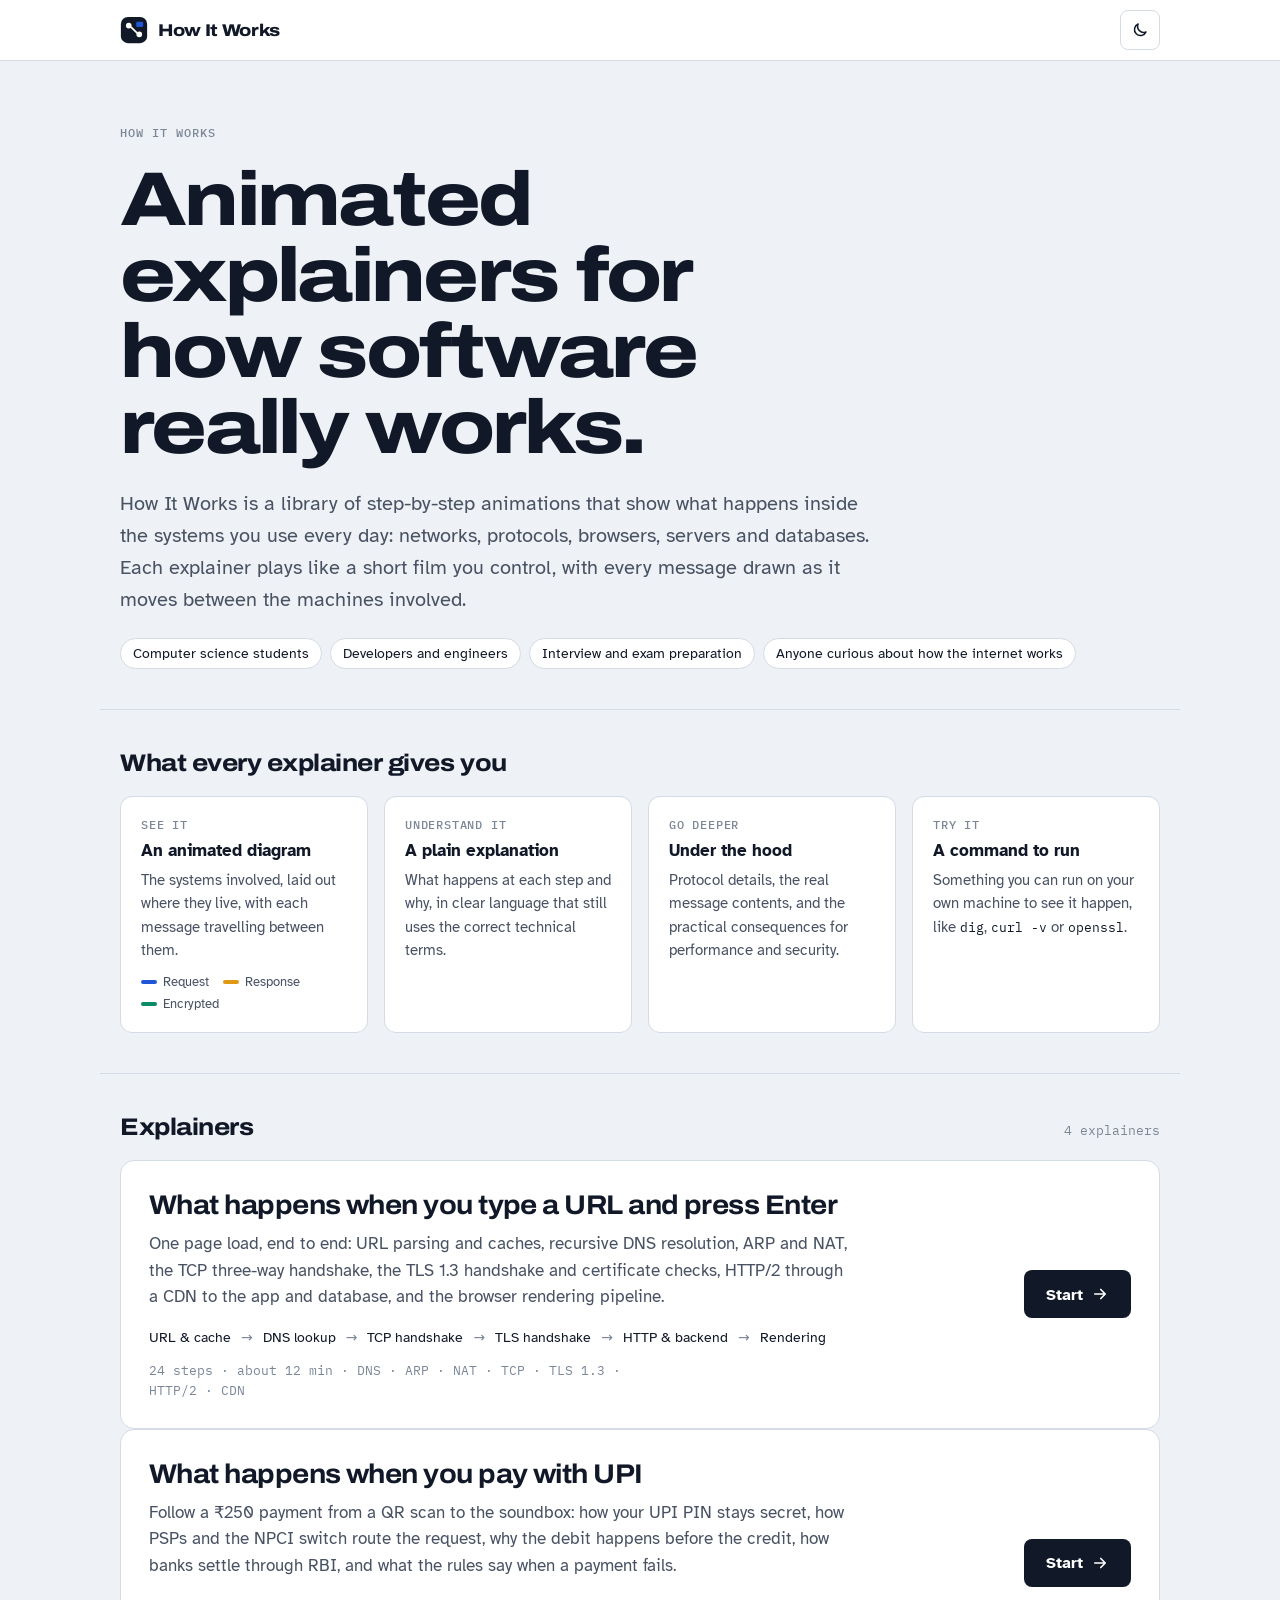
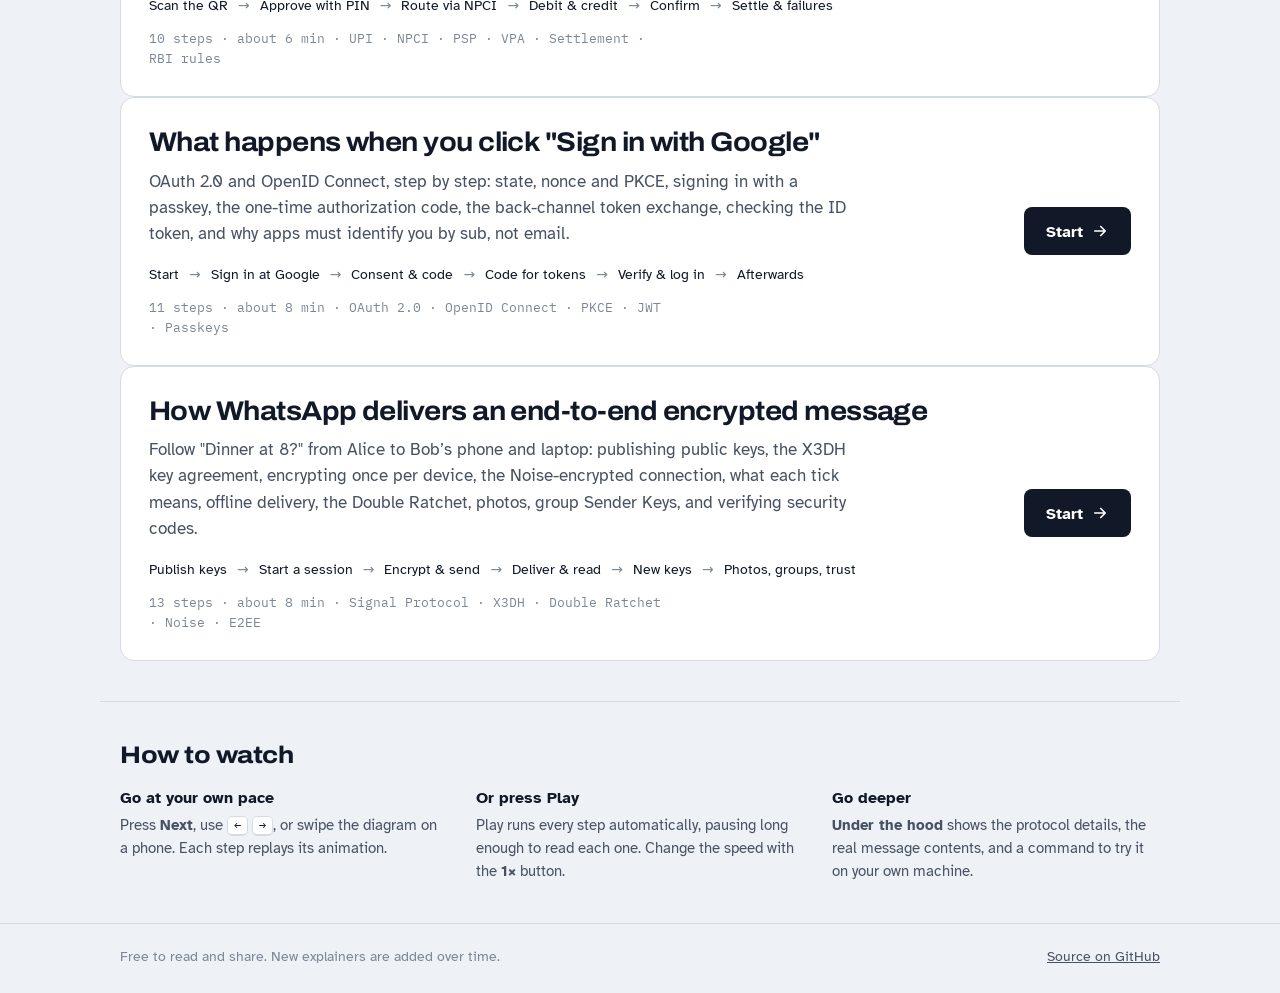
<file: index.html>
<!doctype html>
<html lang="en">
<head>
  <meta charset="utf-8">
  <meta name="viewport" content="width=device-width, initial-scale=1, viewport-fit=cover">
  <title>How It Works</title>
  <meta name="description" content="A library of animated, step-by-step explainers that show how networks, protocols, browsers and servers work. For students and engineers.">
  <link rel="icon" href="favicon.svg" type="image/svg+xml">
  <script src="assets/theme.js"></script>
  <link rel="preconnect" href="https://fonts.googleapis.com">
  <link rel="preconnect" href="https://fonts.gstatic.com" crossorigin>
  <link rel="stylesheet" href="https://fonts.googleapis.com/css2?family=Archivo:wdth,wght@100..125,400..800&family=Atkinson+Hyperlegible:wght@400;700&family=IBM+Plex+Mono:wght@400;500;600&display=swap">
  <link rel="stylesheet" href="assets/base.css">
  <style>
    body { min-height: 100vh; }
    .wrap {
      max-width: 1080px;
      margin: 0 auto;
      padding-left: max(20px, env(safe-area-inset-left, 0px));
      padding-right: max(20px, env(safe-area-inset-right, 0px));
    }

    /* header */
    .site-head { border-bottom: 1px solid var(--rule); background: var(--sheet); }
    .site-head .wrap { display: flex; align-items: center; justify-content: space-between; gap: 16px; min-height: 60px; padding-block: 8px; }
    .mark { display: inline-flex; align-items: center; gap: 10px; text-decoration: none; }
    .mark svg { width: 28px; height: 28px; flex: none; }
    .mark span {
      font-family: var(--font-display);
      font-stretch: 115%;
      font-weight: 800;
      font-size: 17px;
      letter-spacing: -0.02em;
    }

    /* intro */
    .intro { padding-block: 64px 40px; display: grid; gap: 22px; }
    .intro > * { min-width: 0; }
    .eyebrow {
      margin: 0;
      font-family: var(--font-mono);
      font-size: 12px;
      font-weight: 500;
      letter-spacing: .08em;
      text-transform: uppercase;
      color: var(--ink-3);
    }
    h1 {
      margin: 0;
      max-width: 15ch;
      font-family: var(--font-display);
      font-stretch: 118%;
      font-weight: 800;
      font-size: clamp(38px, 7vw, 76px);
      line-height: 1.0;
      letter-spacing: -0.035em;
      text-wrap: balance;
    }
    .intro p.lead {
      margin: 0;
      max-width: 58ch;
      font-size: clamp(17px, 2.1vw, 20px);
      line-height: 1.6;
      color: var(--ink-2);
    }

    /* what every explainer gives you */
    .inside { display: grid; grid-template-columns: repeat(4, minmax(0, 1fr)); gap: 16px; margin: 0; padding: 0; list-style: none; }
    .inside li {
      display: grid;
      align-content: start;
      gap: 8px;
      padding: 20px;
      border: 1px solid var(--rule);
      border-radius: 12px;
      background: var(--sheet);
    }
    .inside .tag {
      font-family: var(--font-mono);
      font-size: 11.5px;
      font-weight: 500;
      letter-spacing: .07em;
      text-transform: uppercase;
      color: var(--ink-3);
    }
    .inside h3 { margin: 0; font-size: 17px; font-weight: 700; }
    .inside p { margin: 0; font-size: 15px; line-height: 1.55; color: var(--ink-2); }
    .swatches { display: flex; flex-wrap: wrap; gap: 6px 14px; margin-top: 4px; font-size: 13px; color: var(--ink-2); }
    .swatches span { display: inline-flex; align-items: center; gap: 6px; }
    .swatches i { width: 16px; height: 4px; border-radius: 2px; display: inline-block; }
    .inside code { font-family: var(--font-mono); font-size: 13px; color: var(--ink); }

    .audience { display: flex; flex-wrap: wrap; gap: 8px; margin: 0; padding: 0; list-style: none; }
    .audience li {
      padding: 6px 12px;
      border: 1px solid var(--rule);
      border-radius: 999px;
      background: var(--sheet);
      font-size: 14px;
      color: var(--ink);
    }

    /* explainers */
    .section { padding-block: 40px; border-top: 1px solid var(--rule); }
    .section-head { display: flex; align-items: baseline; justify-content: space-between; gap: 16px; margin-bottom: 20px; }
    h2 {
      margin: 0;
      font-family: var(--font-display);
      font-stretch: 112%;
      font-weight: 750;
      font-size: 24px;
      letter-spacing: -0.02em;
    }
    .count { font-family: var(--font-mono); font-size: 13px; color: var(--ink-3); }

    .item {
      display: grid;
      grid-template-columns: minmax(0, 1fr) auto;
      gap: 20px 32px;
      align-items: center;
      padding: 28px;
      border: 1px solid var(--rule);
      border-radius: 14px;
      background: var(--sheet);
      text-decoration: none;
      transition: border-color .15s;
    }
    .item:hover { border-color: var(--ink-3); }
    .item h3 {
      margin: 0 0 10px;
      font-family: var(--font-display);
      font-stretch: 108%;
      font-weight: 700;
      font-size: clamp(21px, 2.6vw, 27px);
      line-height: 1.2;
      letter-spacing: -0.02em;
      text-wrap: balance;
    }
    .item p { margin: 0; max-width: 64ch; font-size: 16.5px; line-height: 1.6; color: var(--ink-2); }
    .chapters {
      display: flex;
      flex-wrap: wrap;
      gap: 6px 0;
      margin: 18px 0 0;
      padding: 0;
      list-style: none;
      font-size: 14px;
      color: var(--ink);
    }
    .chapters li { display: inline-flex; align-items: center; }
    .chapters li + li::before { content: "→"; margin: 0 10px; color: var(--ink-3); }
    .item .meta { margin-top: 14px; font-family: var(--font-mono); font-size: 12.5px; color: var(--ink-3); }
    .go {
      display: inline-flex;
      align-items: center;
      gap: 8px;
      height: 48px;
      padding: 0 22px;
      border-radius: 8px;
      background: var(--ink);
      color: var(--sheet);
      font-weight: 700;
      font-size: 15.5px;
      white-space: nowrap;
    }
    .go svg { width: 18px; height: 18px; }

    /* how to use */
    .how { display: grid; grid-template-columns: repeat(3, minmax(0, 1fr)); gap: 28px; margin: 0; padding: 0; list-style: none; }
    .how h3 { margin: 0 0 6px; font-size: 16px; font-weight: 700; }
    .how p { margin: 0; font-size: 15px; line-height: 1.55; color: var(--ink-2); }
    kbd {
      font-family: var(--font-mono);
      font-size: 12px;
      padding: 1px 6px;
      border: 1px solid var(--rule);
      border-bottom-width: 2px;
      border-radius: 5px;
      background: var(--sheet);
      color: var(--ink);
    }

    .site-foot { border-top: 1px solid var(--rule); }
    .site-foot .wrap { display: flex; flex-wrap: wrap; justify-content: space-between; gap: 8px 24px; padding-block: 24px max(28px, env(safe-area-inset-bottom, 0px)); font-size: 14px; color: var(--ink-3); }
    .site-foot a { color: var(--ink-2); }

    @media (max-width: 760px) {
      .intro { padding-block: 40px 28px; }
      .item { grid-template-columns: 1fr; padding: 22px 20px; }
      .go { justify-self: start; }
      .how { grid-template-columns: 1fr; gap: 18px; }
    }
    @media (max-width: 900px) { .inside { grid-template-columns: repeat(2, minmax(0, 1fr)); } }
    @media (max-width: 560px) { .inside { grid-template-columns: 1fr; } }
  </style>
</head>
<body>
  <header class="site-head">
    <div class="wrap">
      <a class="mark" href="./" aria-label="How It Works, home">
        <svg viewBox="0 0 32 32" aria-hidden="true"><rect x="1" y="1" width="30" height="30" rx="8" fill="var(--ink)"/><circle cx="10" cy="11" r="3.2" fill="var(--sheet)"/><circle cx="22" cy="21" r="3.2" fill="var(--sheet)"/><path d="M12.6 12.8 19.4 19.2" stroke="var(--sheet)" stroke-width="2" stroke-linecap="round"/><rect x="18.5" y="6.5" width="8" height="6" rx="1.5" fill="var(--out)"/></svg>
        <span>How It Works</span>
      </a>
      <button class="iconbtn" type="button" data-theme-toggle aria-label="Switch between light and dark" title="Light / dark">
        <svg class="theme-moon" viewBox="0 0 24 24" fill="none" stroke="currentColor" stroke-width="2" stroke-linecap="round" stroke-linejoin="round"><path d="M20 14.5A8 8 0 0 1 9.5 4a8 8 0 1 0 10.5 10.5z"/></svg>
        <svg class="theme-sun" viewBox="0 0 24 24" fill="none" stroke="currentColor" stroke-width="2" stroke-linecap="round"><circle cx="12" cy="12" r="4"/><path d="M12 2v2M12 20v2M2 12h2M20 12h2M4.9 4.9l1.4 1.4M17.7 17.7l1.4 1.4M4.9 19.1l1.4-1.4M17.7 6.3l1.4-1.4"/></svg>
      </button>
    </div>
  </header>

  <main>
    <section class="wrap intro">
      <p class="eyebrow">How It Works</p>
      <h1>Animated explainers for how software really works.</h1>
      <p class="lead">How It Works is a library of step-by-step animations that show what happens inside the systems you use every day: networks, protocols, browsers, servers and databases. Each explainer plays like a short film you control, with every message drawn as it moves between the machines involved.</p>
      <ul class="audience" aria-label="Who it is for">
        <li>Computer science students</li>
        <li>Developers and engineers</li>
        <li>Interview and exam preparation</li>
        <li>Anyone curious about how the internet works</li>
      </ul>
    </section>

    <section class="wrap section" aria-labelledby="inside-title">
      <div class="section-head"><h2 id="inside-title">What every explainer gives you</h2></div>
      <ul class="inside">
        <li>
          <span class="tag">See it</span>
          <h3>An animated diagram</h3>
          <p>The systems involved, laid out where they live, with each message travelling between them.</p>
          <div class="swatches" aria-label="Colour key">
            <span><i style="background: var(--out)"></i>Request</span>
            <span><i style="background: var(--back)"></i>Response</span>
            <span><i style="background: var(--secure)"></i>Encrypted</span>
          </div>
        </li>
        <li>
          <span class="tag">Understand it</span>
          <h3>A plain explanation</h3>
          <p>What happens at each step and why, in clear language that still uses the correct technical terms.</p>
        </li>
        <li>
          <span class="tag">Go deeper</span>
          <h3>Under the hood</h3>
          <p>Protocol details, the real message contents, and the practical consequences for performance and security.</p>
        </li>
        <li>
          <span class="tag">Try it</span>
          <h3>A command to run</h3>
          <p>Something you can run on your own machine to see it happen, like <code>dig</code>, <code>curl -v</code> or <code>openssl</code>.</p>
        </li>
      </ul>
    </section>

    <section class="wrap section" aria-labelledby="list-title">
      <div class="section-head">
        <h2 id="list-title">Explainers</h2>
        <span class="count" id="count"></span>
      </div>
      <div id="list">
        <noscript><p>These explainers need JavaScript to animate.</p></noscript>
      </div>
    </section>

    <section class="wrap section" aria-labelledby="how-title">
      <div class="section-head"><h2 id="how-title">How to watch</h2></div>
      <ul class="how">
        <li>
          <h3>Go at your own pace</h3>
          <p>Press <b>Next</b>, use <kbd>←</kbd> <kbd>→</kbd>, or swipe the diagram on a phone. Each step replays its animation.</p>
        </li>
        <li>
          <h3>Or press Play</h3>
          <p>Play runs every step automatically, pausing long enough to read each one. Change the speed with the <b>1×</b> button.</p>
        </li>
        <li>
          <h3>Go deeper</h3>
          <p><b>Under the hood</b> shows the protocol details, the real message contents, and a command to try it on your own machine.</p>
        </li>
      </ul>
    </section>
  </main>

  <footer class="site-foot">
    <div class="wrap">
      <span>Free to read and share. New explainers are added over time.</span>
      <a href="https://github.com/vijaygupta18/how-it-works">Source on GitHub</a>
    </div>
  </footer>

  <script src="explainers/registry.js"></script>
  <script>
    (function () {
      var list = document.getElementById('list');
      var items = window.HIW_EXPLAINERS || [];
      document.getElementById('count').textContent = items.length + (items.length === 1 ? ' explainer' : ' explainers');
      var arrow = '<svg viewBox="0 0 24 24" fill="none" stroke="currentColor" stroke-width="2.2" stroke-linecap="round" stroke-linejoin="round" aria-hidden="true"><path d="M5 12h14M13 6l6 6-6 6"/></svg>';
      items.forEach(function (x) {
        var a = document.createElement('a');
        a.className = 'item';
        a.href = 'explainers/' + x.slug + '/';
        var body = document.createElement('div');
        var h3 = document.createElement('h3'); h3.textContent = x.title;
        var p = document.createElement('p'); p.textContent = x.description;
        var ol = document.createElement('ol'); ol.className = 'chapters'; ol.setAttribute('aria-label', 'Parts');
        (x.chapters || []).forEach(function (c) { var li = document.createElement('li'); li.textContent = c; ol.appendChild(li); });
        var meta = document.createElement('p'); meta.className = 'meta';
        meta.textContent = [x.steps + ' steps', 'about ' + x.minutes + ' min', x.topics].filter(Boolean).join('  ·  ');
        body.append(h3, p, ol, meta);
        var go = document.createElement('span'); go.className = 'go'; go.innerHTML = 'Start' + arrow;
        a.append(body, go);
        list.appendChild(a);
      });
    })();
  </script>
</body>
</html>
</file>
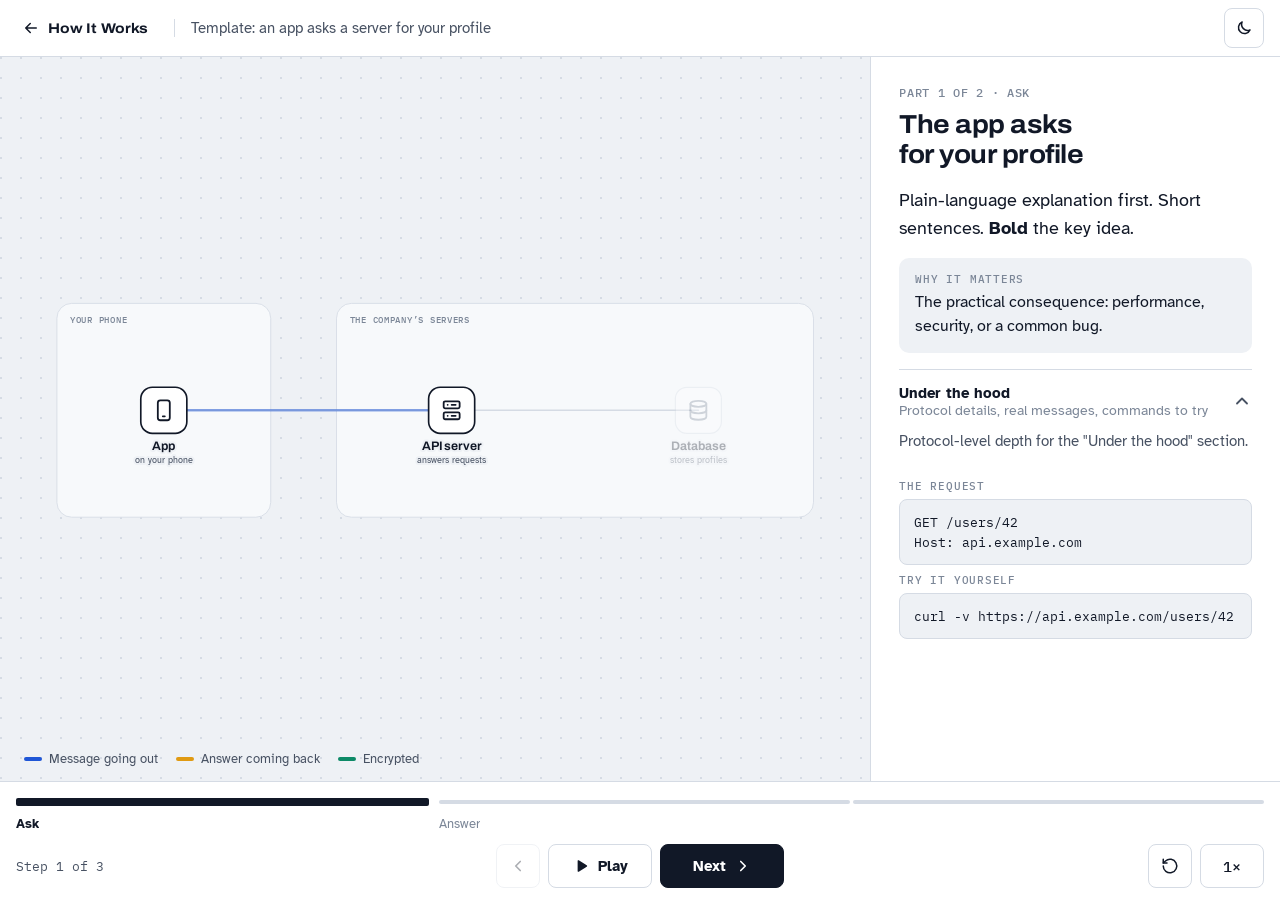
<file: explainers/_template/index.html>
<!doctype html>
<html lang="en">
<head>
  <meta charset="utf-8">
  <meta name="viewport" content="width=device-width, initial-scale=1, viewport-fit=cover">
  <title>Template · How It Works</title>
  <meta name="description" content="Starter template for a new explainer.">
  <link rel="icon" href="../../favicon.svg" type="image/svg+xml">
  <script src="../../assets/theme.js"></script>
  <link rel="preconnect" href="https://fonts.googleapis.com">
  <link rel="preconnect" href="https://fonts.gstatic.com" crossorigin>
  <link rel="stylesheet" href="https://fonts.googleapis.com/css2?family=Archivo:wdth,wght@100..125,400..800&family=Atkinson+Hyperlegible:wght@400;700&family=IBM+Plex+Mono:wght@400;500;600&display=swap">
  <link rel="stylesheet" href="../../assets/base.css">
  <link rel="stylesheet" href="../../engine/player.css">
</head>
<body>
  <script src="../../engine/player.js"></script>
  <script src="flow.js"></script>
</body>
</html>
</file>
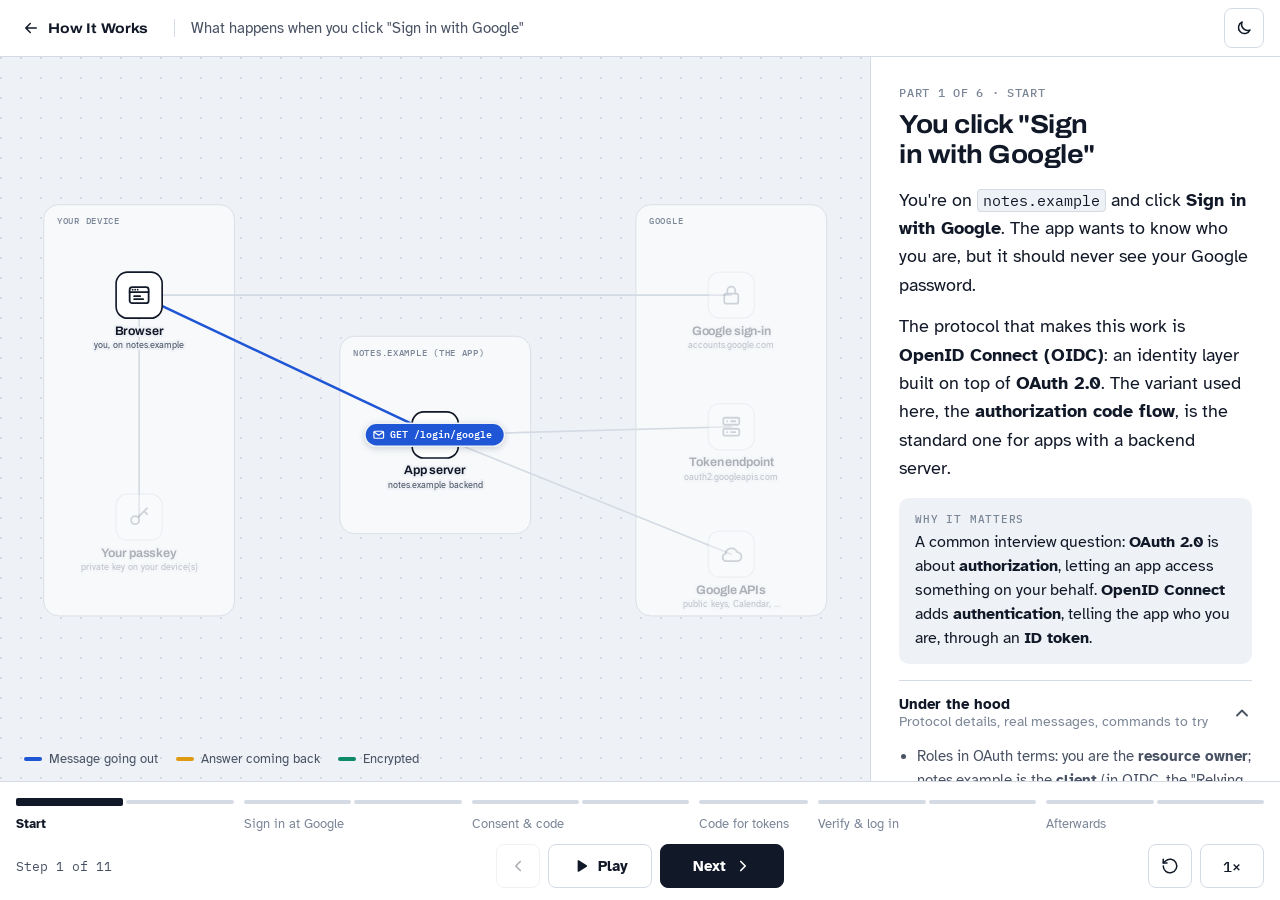
<file: explainers/sign-in-with-google/index.html>
<!doctype html>
<html lang="en">
<head>
  <meta charset="utf-8">
  <meta name="viewport" content="width=device-width, initial-scale=1, viewport-fit=cover">
  <title>Sign in with Google · How It Works</title>
  <meta name="description" content="An animated, step-by-step walkthrough of Sign in with Google: OAuth 2.0 and OpenID Connect, PKCE, passkeys, the authorization code, tokens and ID token checks.">
  <link rel="icon" href="../../favicon.svg" type="image/svg+xml">
  <script src="../../assets/theme.js"></script>
  <link rel="preconnect" href="https://fonts.googleapis.com">
  <link rel="preconnect" href="https://fonts.gstatic.com" crossorigin>
  <link rel="stylesheet" href="https://fonts.googleapis.com/css2?family=Archivo:wdth,wght@100..125,400..800&family=Atkinson+Hyperlegible:wght@400;700&family=IBM+Plex+Mono:wght@400;500;600&display=swap">
  <link rel="stylesheet" href="../../assets/base.css">
  <link rel="stylesheet" href="../../engine/player.css">
</head>
<body>
  <script src="../../engine/player.js"></script>
  <script src="flow.js"></script>
</body>
</html>
</file>
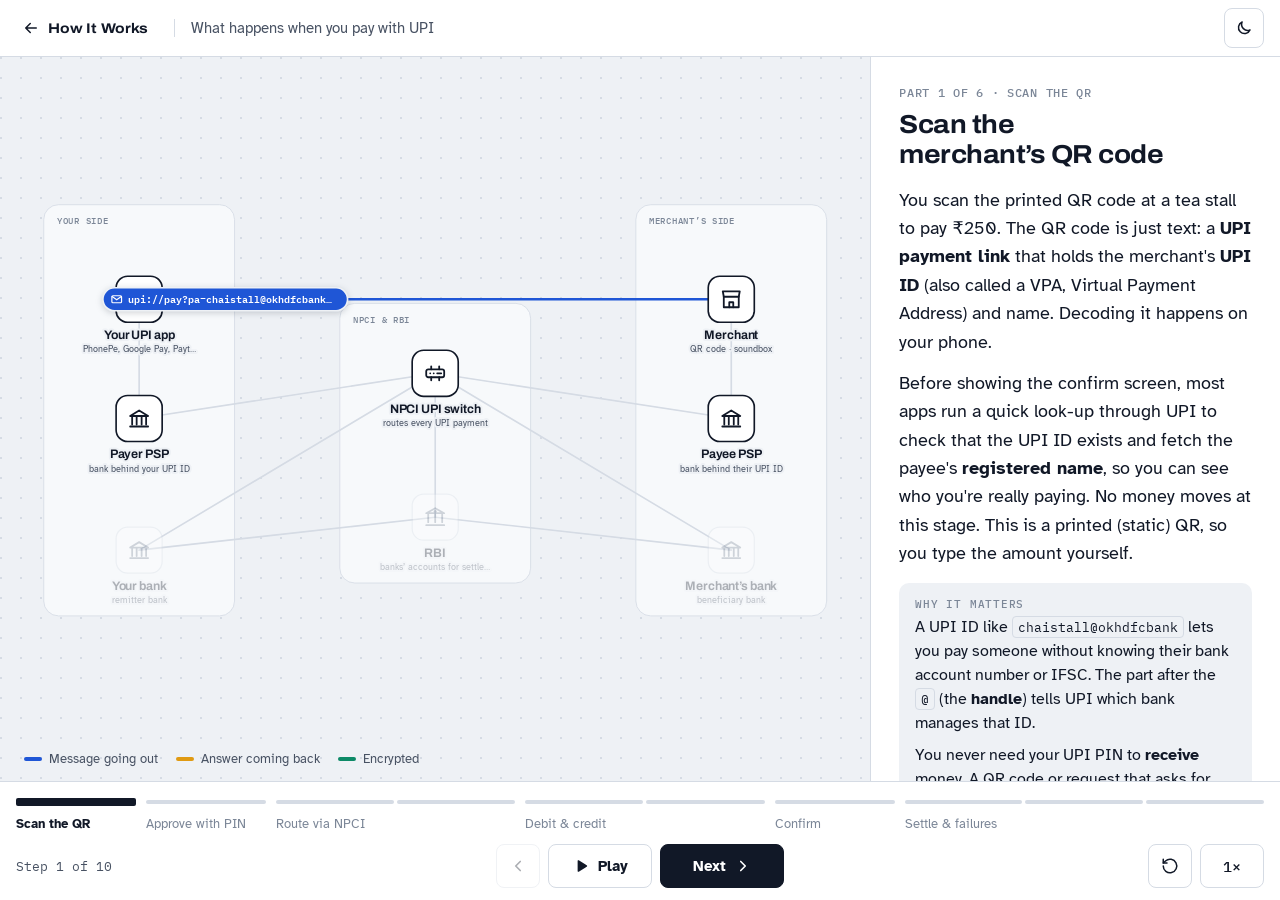
<file: explainers/upi-payment/index.html>
<!doctype html>
<html lang="en">
<head>
  <meta charset="utf-8">
  <meta name="viewport" content="width=device-width, initial-scale=1, viewport-fit=cover">
  <title>Paying with UPI · How It Works</title>
  <meta name="description" content="An animated, step-by-step walkthrough of a UPI payment: QR code, UPI PIN, PSPs, NPCI switch, debit and credit legs, settlement and failed-payment rules.">
  <link rel="icon" href="../../favicon.svg" type="image/svg+xml">
  <script src="../../assets/theme.js"></script>
  <link rel="preconnect" href="https://fonts.googleapis.com">
  <link rel="preconnect" href="https://fonts.gstatic.com" crossorigin>
  <link rel="stylesheet" href="https://fonts.googleapis.com/css2?family=Archivo:wdth,wght@100..125,400..800&family=Atkinson+Hyperlegible:wght@400;700&family=IBM+Plex+Mono:wght@400;500;600&display=swap">
  <link rel="stylesheet" href="../../assets/base.css">
  <link rel="stylesheet" href="../../engine/player.css">
</head>
<body>
  <script src="../../engine/player.js"></script>
  <script src="flow.js"></script>
</body>
</html>
</file>
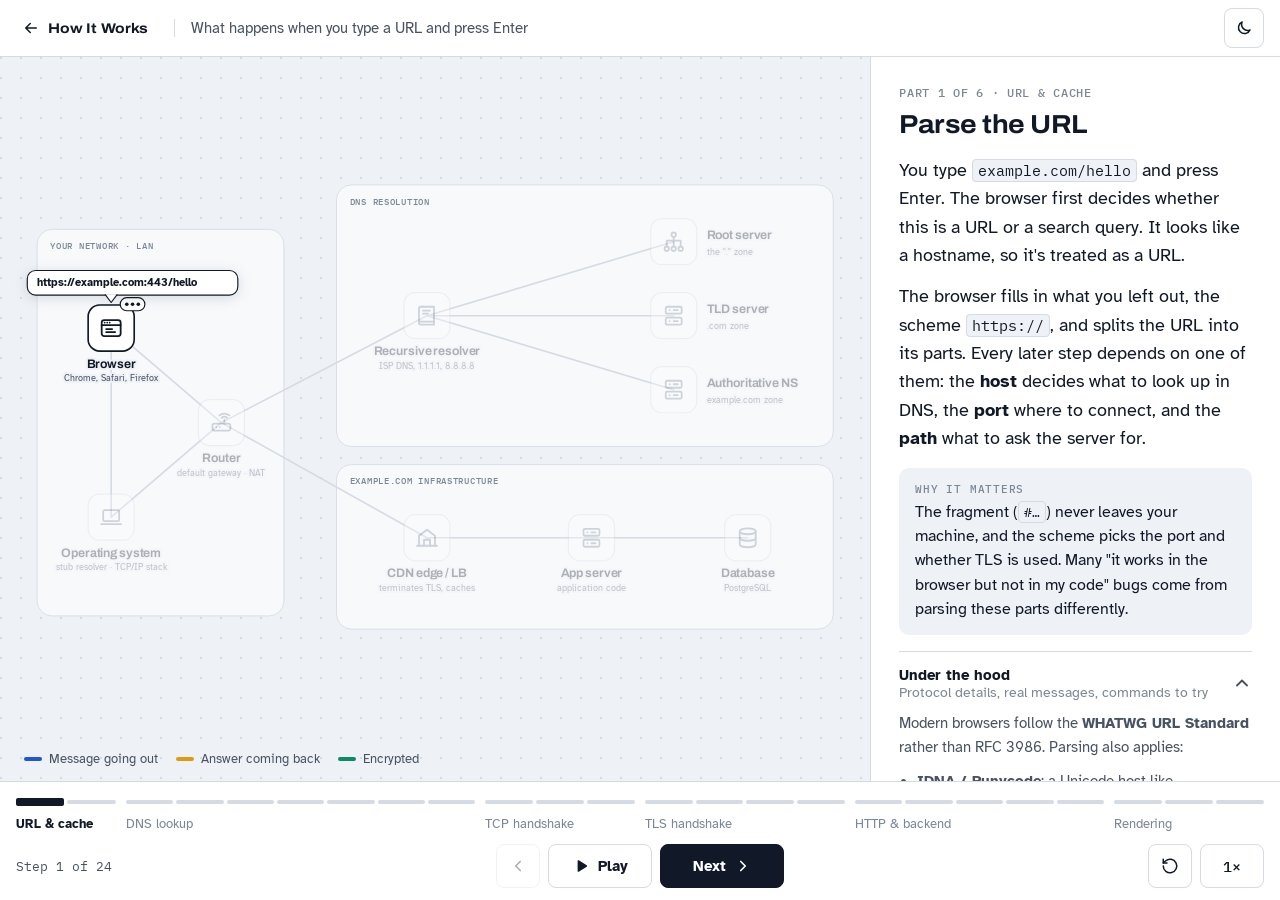
<file: explainers/url-to-page/index.html>
<!doctype html>
<html lang="en">
<head>
  <meta charset="utf-8">
  <meta name="viewport" content="width=device-width, initial-scale=1, viewport-fit=cover">
  <title>Typing a URL · How It Works</title>
  <meta name="description" content="An animated, step-by-step walkthrough of a page load: DNS, ARP, NAT, TCP, TLS 1.3, HTTP/2, CDN, backend and rendering.">
  <link rel="icon" href="../../favicon.svg" type="image/svg+xml">
  <script src="../../assets/theme.js"></script>
  <link rel="preconnect" href="https://fonts.googleapis.com">
  <link rel="preconnect" href="https://fonts.gstatic.com" crossorigin>
  <link rel="stylesheet" href="https://fonts.googleapis.com/css2?family=Archivo:wdth,wght@100..125,400..800&family=Atkinson+Hyperlegible:wght@400;700&family=IBM+Plex+Mono:wght@400;500;600&display=swap">
  <link rel="stylesheet" href="../../assets/base.css">
  <link rel="stylesheet" href="../../engine/player.css">
</head>
<body>
  <script src="../../engine/player.js"></script>
  <script src="flow.js"></script>
</body>
</html>
</file>
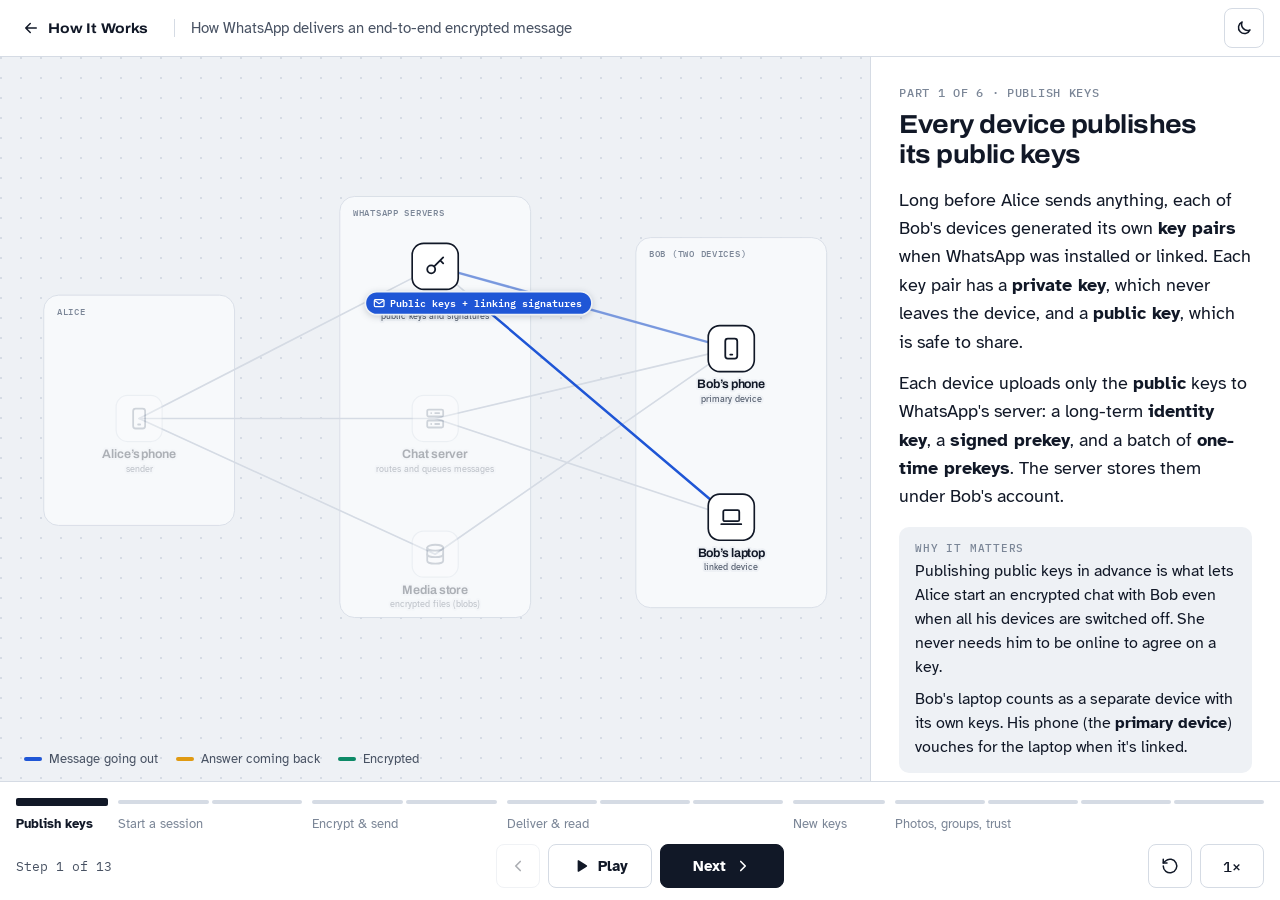
<file: explainers/whatsapp-message/index.html>
<!doctype html>
<html lang="en">
<head>
  <meta charset="utf-8">
  <meta name="viewport" content="width=device-width, initial-scale=1, viewport-fit=cover">
  <title>WhatsApp Encryption · How It Works</title>
  <meta name="description" content="An animated, step-by-step walkthrough of how WhatsApp delivers an end-to-end encrypted message: public keys, X3DH, client-fanout, Noise transport, ticks, offline delivery, the Double Ratchet, media, groups and security codes.">
  <link rel="icon" href="../../favicon.svg" type="image/svg+xml">
  <script src="../../assets/theme.js"></script>
  <link rel="preconnect" href="https://fonts.googleapis.com">
  <link rel="preconnect" href="https://fonts.gstatic.com" crossorigin>
  <link rel="stylesheet" href="https://fonts.googleapis.com/css2?family=Archivo:wdth,wght@100..125,400..800&family=Atkinson+Hyperlegible:wght@400;700&family=IBM+Plex+Mono:wght@400;500;600&display=swap">
  <link rel="stylesheet" href="../../assets/base.css">
  <link rel="stylesheet" href="../../engine/player.css">
</head>
<body>
  <script src="../../engine/player.js"></script>
  <script src="flow.js"></script>
</body>
</html>
</file>
<file: assets/base.css>
/*
 * How It Works — design tokens.
 * Direction: a technical field manual. Cool paper, navy ink, and two signal colours
 * that carry meaning: cobalt for messages going out, amber for answers coming back.
 * Green is reserved for "encrypted". Nothing else gets colour.
 */
:root {
  --bg: #eef1f5;          /* stage / page ground, cool paper */
  --sheet: #ffffff;       /* panels and nodes */
  --ink: #111827;         /* primary text, active strokes */
  --ink-2: #485263;       /* secondary text */
  --ink-3: #7b8697;       /* captions, idle icons */
  --rule: #d5dbe4;        /* hairlines, idle links */
  --zone: #f7f9fb;        /* zone fill on the stage */
  --out: #1f56d6;         /* outgoing message */
  --on-out: #ffffff;
  --back: #e09a12;        /* returning answer */
  --on-back: #221600;
  --secure: #0d8a67;      /* encrypted tunnel */
  --focus: #1f56d6;

  --font-display: "Archivo", "Helvetica Neue", Arial, sans-serif;
  --font-body: "Atkinson Hyperlegible", "Segoe UI", system-ui, sans-serif;
  --font-mono: "IBM Plex Mono", ui-monospace, SFMono-Regular, Menlo, monospace;

  color-scheme: light;
}

@media (prefers-color-scheme: dark) {
  :root:not([data-theme="light"]) {
    --bg: #0c1016;
    --sheet: #141a23;
    --ink: #e8ecf2;
    --ink-2: #a7b1bf;
    --ink-3: #6f7a8b;
    --rule: #263040;
    --zone: #10151d;
    --out: #6b98ff;
    --on-out: #071430;
    --back: #f2b441;
    --on-back: #221600;
    --secure: #34c495;
    --focus: #6b98ff;
    color-scheme: dark;
  }
}

:root[data-theme="dark"] {
  --bg: #0c1016;
  --sheet: #141a23;
  --ink: #e8ecf2;
  --ink-2: #a7b1bf;
  --ink-3: #6f7a8b;
  --rule: #263040;
  --zone: #10151d;
  --out: #6b98ff;
  --on-out: #071430;
  --back: #f2b441;
  --on-back: #221600;
  --secure: #34c495;
  --focus: #6b98ff;
  color-scheme: dark;
}

*, *::before, *::after { box-sizing: border-box; }

html, body {
  margin: 0;
  background: var(--bg);
  color: var(--ink);
  font-family: var(--font-body);
  font-size: 16px;
  -webkit-font-smoothing: antialiased;
  -webkit-text-size-adjust: 100%;
  text-rendering: optimizeLegibility;
}

a { color: inherit; }
button { font: inherit; color: inherit; }

:focus-visible { outline: 2px solid var(--focus); outline-offset: 2px; border-radius: 6px; }

.iconbtn {
  display: inline-grid;
  place-items: center;
  width: 40px;
  height: 40px;
  border: 1px solid var(--rule);
  border-radius: 8px;
  background: var(--sheet);
  color: var(--ink);
  cursor: pointer;
  flex: none;
  transition: border-color .15s, background-color .15s;
}
.iconbtn:hover { border-color: var(--ink-3); }
.iconbtn svg { width: 18px; height: 18px; }

/* Theme toggle shows a moon in light mode and a sun in dark mode. */
.theme-sun { display: none; }
:root[data-theme="dark"] .theme-sun { display: block; }
:root[data-theme="dark"] .theme-moon { display: none; }
@media (prefers-color-scheme: dark) {
  :root:not([data-theme="light"]) .theme-sun { display: block; }
  :root:not([data-theme="light"]) .theme-moon { display: none; }
}
</file>
<file: engine/player.css>
/*
 * Player layout.
 * Desktop: header / [diagram | explanation] / transport bar.
 * Phone (portrait): header / diagram / scrolling explanation / transport bar.
 */
html, body { height: 100%; overflow: hidden; }

.hiw {
  display: flex;
  flex-direction: column;
  height: 100%;
  min-height: 0;
}

/* ---------- header ---------- */
.hiw-top {
  display: flex;
  align-items: center;
  gap: 16px;
  min-height: 56px;
  padding-block: 8px;
  padding-left: max(16px, env(safe-area-inset-left, 0px));
  padding-right: max(16px, env(safe-area-inset-right, 0px));
  border-bottom: 1px solid var(--rule);
  background: var(--sheet);
}
.hiw-home {
  display: inline-flex;
  align-items: center;
  gap: 8px;
  flex: none;
  padding: 6px 10px 6px 6px;
  border-radius: 8px;
  text-decoration: none;
  font-family: var(--font-display);
  font-stretch: 112%;
  font-weight: 700;
  font-size: 14px;
  letter-spacing: -0.01em;
  color: var(--ink);
}
.hiw-home:hover { background: var(--bg); }
.hiw-home svg { width: 18px; height: 18px; }
.hiw-titles {
  flex: 1;
  min-width: 0;
  padding-left: 16px;
  border-left: 1px solid var(--rule);
}
.hiw-title {
  margin: 0;
  font-family: var(--font-body);
  font-size: 15px;
  font-weight: 400;
  color: var(--ink-2);
  white-space: nowrap;
  overflow: hidden;
  text-overflow: ellipsis;
}

/* ---------- main ---------- */
.hiw-main {
  flex: 1;
  min-height: 0;
  display: grid;
  grid-template-columns: minmax(0, 1fr) clamp(360px, 32vw, 460px);
}

.hiw-stage {
  position: relative;
  min-width: 0;
  min-height: 0;
  padding: 20px 24px 44px;
  touch-action: pan-y;
  background-color: var(--bg);
  background-image: radial-gradient(circle at 1px 1px, var(--rule) 1px, transparent 1.4px);
  background-size: 20px 20px;
}
.hiw-stage svg { display: block; width: 100%; height: 100%; overflow: visible; }

.hiw-legend {
  position: absolute;
  left: 24px;
  bottom: 14px;
  display: flex;
  flex-wrap: wrap;
  gap: 6px 18px;
  font-size: 12.5px;
  color: var(--ink-2);
}
.hiw-legend span { display: inline-flex; align-items: center; gap: 7px; }
.hiw-legend i { display: inline-block; width: 18px; height: 4px; border-radius: 2px; }
.hiw-legend .k-out { background: var(--out); }
.hiw-legend .k-back { background: var(--back); }
.hiw-legend .k-secure { background: var(--secure); }

/* ---------- explanation panel ---------- */
.hiw-panel {
  min-height: 0;
  overflow-y: auto;
  background: var(--sheet);
  border-left: 1px solid var(--rule);
  -webkit-overflow-scrolling: touch;
  overscroll-behavior: contain;
}
.hiw-card {
  display: flex;
  flex-direction: column;
  gap: 16px;
  padding: 28px 28px 32px;
  max-width: 62ch;
}
.hiw-card.enter > * { animation: hiw-rise .45s cubic-bezier(.2, .7, .2, 1) both; }
.hiw-card.enter > *:nth-child(2) { animation-delay: .03s; }
.hiw-card.enter > *:nth-child(3) { animation-delay: .06s; }
.hiw-card.enter > *:nth-child(4) { animation-delay: .09s; }
.hiw-card.enter > *:nth-child(5) { animation-delay: .12s; }
@keyframes hiw-rise { from { opacity: 0; transform: translateY(8px); } }

.hiw-eyebrow {
  margin: 0;
  font-family: var(--font-mono);
  font-size: 11.5px;
  font-weight: 500;
  letter-spacing: .06em;
  text-transform: uppercase;
  color: var(--ink-3);
}
.hiw-step-title {
  margin: -6px 0 0;
  font-family: var(--font-display);
  font-stretch: 108%;
  font-size: 26px;
  line-height: 1.15;
  font-weight: 700;
  letter-spacing: -0.02em;
  text-wrap: balance;
}
.hiw-lede {
  font-size: 17.5px;
  line-height: 1.62;
  color: var(--ink);
}
.hiw-lede p { margin: 0 0 .75em; }
.hiw-lede p:last-child { margin-bottom: 0; }
.hiw-lede b, .hiw-tech b { font-weight: 700; }

.hiw-analogy {
  display: grid;
  gap: 4px;
  padding: 14px 16px;
  border-radius: 10px;
  background: var(--bg);
}
.hiw-analogy-label {
  margin: 0;
  font-family: var(--font-mono);
  font-size: 11px;
  font-weight: 500;
  letter-spacing: .07em;
  text-transform: uppercase;
  color: var(--ink-3);
}
.hiw-analogy-text { font-size: 15.5px; line-height: 1.55; color: var(--ink); }
.hiw-analogy-text p { margin: 0 0 .5em; }
.hiw-analogy-text p:last-child { margin-bottom: 0; }
.hiw-try pre { background: var(--sheet); border-style: dashed; }

.hiw-more { border-top: 1px solid var(--rule); padding-top: 4px; }
.hiw-more summary {
  display: grid;
  grid-template-columns: 1fr auto;
  grid-template-rows: auto auto;
  column-gap: 12px;
  align-items: center;
  padding: 10px 0;
  cursor: pointer;
  list-style: none;
}
.hiw-more summary::-webkit-details-marker { display: none; }
.hiw-more-title { font-weight: 700; font-size: 15px; }
.hiw-more-hint { grid-row: 2; font-size: 13.5px; color: var(--ink-3); }
.hiw-more summary svg {
  grid-row: 1 / 3;
  grid-column: 2;
  width: 20px;
  height: 20px;
  color: var(--ink-2);
  transition: transform .2s;
}
.hiw-more[open] summary svg { transform: rotate(180deg); }
.hiw-tech { font-size: 15px; line-height: 1.6; color: var(--ink-2); padding-bottom: 8px; }
.hiw-tech p { margin: 0 0 .7em; }
.hiw-tech ul { margin: 0 0 .7em; padding-left: 1.2em; }
.hiw-tech li { margin: .25em 0; }
.hiw-lede code, .hiw-tech code, .hiw-analogy code {
  font-family: var(--font-mono);
  font-size: .86em;
  padding: 1px 5px;
  border-radius: 4px;
  background: var(--bg);
  border: 1px solid var(--rule);
  white-space: nowrap;
}
.hiw-inspect { margin: 8px 0 4px; }
.hiw-inspect figcaption {
  font-family: var(--font-mono);
  font-size: 11px;
  font-weight: 500;
  letter-spacing: .07em;
  text-transform: uppercase;
  color: var(--ink-3);
  margin-bottom: 6px;
}
.hiw-inspect pre {
  margin: 0;
  padding: 12px 14px;
  border: 1px solid var(--rule);
  border-radius: 8px;
  background: var(--bg);
  font-family: var(--font-mono);
  font-size: 12.5px;
  line-height: 1.6;
  color: var(--ink);
  overflow-x: auto;
  white-space: pre;
}

/* ---------- transport bar ---------- */
.hiw-controls {
  display: flex;
  flex-direction: column;
  gap: 12px;
  padding-top: 12px;
  padding-bottom: max(12px, env(safe-area-inset-bottom, 0px));
  padding-left: max(16px, env(safe-area-inset-left, 0px));
  padding-right: max(16px, env(safe-area-inset-right, 0px));
  border-top: 1px solid var(--rule);
  background: var(--sheet);
}

.hiw-track { display: flex; gap: 10px; }
.hiw-group { flex-basis: 0; min-width: 0; display: flex; flex-direction: column-reverse; gap: 6px; }
.hiw-group-name {
  align-self: flex-start;
  max-width: 100%;
  padding: 0;
  border: 0;
  background: none;
  font-size: 12.5px;
  color: var(--ink-3);
  cursor: pointer;
  white-space: nowrap;
  overflow: hidden;
  text-overflow: ellipsis;
  text-align: left;
}
.hiw-group-name:hover { color: var(--ink); }
.hiw-group.current .hiw-group-name { color: var(--ink); font-weight: 700; }
.hiw-group.done .hiw-group-name { color: var(--ink-2); }
.hiw-segs { display: flex; gap: 3px; }
.hiw-seg {
  flex: 1;
  min-width: 0;
  height: 16px;
  padding: 0;
  border: 0;
  background: none;
  cursor: pointer;
  position: relative;
}
.hiw-seg::after {
  content: "";
  position: absolute;
  left: 0;
  right: 0;
  top: 6px;
  height: 4px;
  border-radius: 2px;
  background: var(--rule);
  transition: background-color .2s, top .2s, height .2s;
}
.hiw-seg.done::after { background: var(--ink-3); }
.hiw-seg.current::after { background: var(--ink); top: 4px; height: 8px; }
.hiw-seg:hover::after { background: var(--ink-2); }

.hiw-row {
  display: grid;
  grid-template-columns: 1fr auto 1fr;
  align-items: center;
  gap: 12px;
}
.hiw-counter {
  margin: 0;
  font-family: var(--font-mono);
  font-size: 13px;
  color: var(--ink-2);
  font-variant-numeric: tabular-nums;
}
.hiw-counter .short { display: none; }
.hiw-transport { display: flex; align-items: center; gap: 8px; }
.hiw-tools { display: flex; align-items: center; justify-content: flex-end; gap: 8px; }

.hiw-btn {
  position: relative;
  overflow: hidden;
  display: inline-flex;
  align-items: center;
  justify-content: center;
  gap: 8px;
  height: 44px;
  padding: 0 18px;
  border: 1px solid var(--rule);
  border-radius: 8px;
  background: var(--sheet);
  font-weight: 700;
  font-size: 15px;
  cursor: pointer;
  white-space: nowrap;
  -webkit-tap-highlight-color: transparent;
  transition: border-color .15s, background-color .15s, opacity .15s;
}
.hiw-btn:hover:not(:disabled) { border-color: var(--ink-3); }
.hiw-btn svg { width: 18px; height: 18px; flex: none; position: relative; }
.hiw-btn-text { position: relative; }
.hiw-transport .iconbtn { width: 44px; height: 44px; }
.hiw-tools .iconbtn { width: 44px; height: 44px; }
.iconbtn:disabled, .hiw-btn:disabled { opacity: .35; cursor: default; }

.hiw-next {
  min-width: 124px;
  background: var(--ink);
  border-color: var(--ink);
  color: var(--sheet);
}
.hiw-next:hover:not(:disabled) { border-color: var(--ink); opacity: .9; }
.hiw-fill {
  position: absolute;
  inset: 0;
  background: var(--out);
  transform: scaleX(0);
  transform-origin: left;
}
.hiw-play { min-width: 104px; }
.hiw-play[aria-pressed="true"] { border-color: var(--ink); }
.hiw-speed { min-width: 64px; padding: 0 12px; font-family: var(--font-mono); font-weight: 500; font-variant-numeric: tabular-nums; }

/* ---------- diagram ---------- */
.hiw-zone { fill: var(--zone); stroke: var(--rule); stroke-width: 1; }
.hiw-zone-label {
  font-family: var(--font-mono);
  font-weight: 500;
  letter-spacing: .08em;
  fill: var(--ink-3);
}

.hiw-link { fill: none; stroke: var(--rule); stroke-width: 2; stroke-linecap: round; }
[data-layout="tall"] .hiw-link { stroke-width: 1.5; }

.hiw-pipe { fill: none; stroke-linecap: round; }
.hiw-pipe.tcp { stroke: var(--ink-2); stroke-width: 2; stroke-dasharray: 1 6; animation: hiw-flow 1.2s linear infinite; }
.hiw-pipe.tls { stroke: var(--secure); stroke-width: 2; }
.hiw-pipe-halo { fill: none; stroke: var(--secure); stroke-opacity: .14; stroke-linecap: round; animation: hiw-fade .6s ease both; }
.hiw-pipe-badge circle { fill: var(--secure); }
.hiw-pipe-badge svg { color: var(--sheet); }
@keyframes hiw-flow { to { stroke-dashoffset: -14; } }
@keyframes hiw-fade { from { opacity: 0; } }

.hiw-trail { fill: none; stroke-width: 3; stroke-linecap: round; }
.hiw-trail.out { stroke: var(--out); }
.hiw-trail.back { stroke: var(--back); }
.hiw-trail.settled { stroke-dasharray: none !important; opacity: .5; transition: opacity .6s; }
[data-layout="tall"] .hiw-trail { stroke-width: 2.2; }

.hiw-actor { transition: opacity .4s ease; }
.hiw-actor.dim { opacity: .32; }
.hiw-tile { fill: var(--sheet); stroke: var(--rule); stroke-width: 1.5; transition: stroke .3s; }
.hiw-actor.on .hiw-tile { stroke: var(--ink); stroke-width: 2; }
.hiw-icon { color: var(--ink-3); transition: color .3s; }
.hiw-actor.on .hiw-icon { color: var(--ink); }
.hiw-label, .hiw-sub {
  paint-order: stroke;
  stroke: var(--bg);
  stroke-width: 5px;
  stroke-linejoin: round;
}
.hiw-label { font-family: var(--font-display); font-weight: 650; fill: var(--ink); letter-spacing: -0.01em; }
.hiw-sub { font-family: var(--font-body); fill: var(--ink-2); }

.hiw-actor-body { transform-box: fill-box; transform-origin: center; }
.hiw-actor-body.ping { animation: hiw-ping .5s cubic-bezier(.3, 1.6, .5, 1); }
@keyframes hiw-ping { 40% { transform: scale(1.12); } }

.hiw-thinking rect { fill: var(--sheet); stroke: var(--ink); stroke-width: 1.4; }
.hiw-thinking circle { fill: var(--ink); animation: hiw-dot 1s ease-in-out infinite; }
@keyframes hiw-dot { 0%, 100% { opacity: .2; } 40% { opacity: 1; } }

.hiw-packet-body { transform-box: fill-box; transform-origin: center; animation: hiw-launch .3s cubic-bezier(.2, .8, .3, 1.2) both; }
.hiw-packet.landed .hiw-packet-body { animation: hiw-land .4s ease forwards; }
@keyframes hiw-launch { from { transform: scale(.4); opacity: 0; } }
@keyframes hiw-land { to { transform: scale(.4); opacity: 0; } }
.hiw-packet-bg { stroke: var(--bg); stroke-width: 2; }
.hiw-packet.out .hiw-packet-bg { fill: var(--out); }
.hiw-packet.back .hiw-packet-bg { fill: var(--back); }
.hiw-packet.out { color: var(--on-out); }
.hiw-packet.back { color: var(--on-back); }
.hiw-packet-text { font-family: var(--font-mono); font-weight: 600; fill: currentColor; }
.hiw-packet { filter: drop-shadow(0 2px 4px rgba(10, 20, 40, .18)); }

.hiw-bubble rect, .hiw-bubble-tail { fill: var(--sheet); stroke: var(--ink); stroke-width: 1.4; stroke-linejoin: round; }
.hiw-bubble text { font-family: var(--font-body); font-weight: 700; fill: var(--ink); }
.hiw-bubble-body { transform-box: fill-box; transform-origin: center bottom; animation: hiw-pop .38s cubic-bezier(.2, .9, .3, 1.25) both; }
.hiw-bubble-body[data-side="below"] { transform-origin: center top; }
.hiw-bubble-body[data-side="left"] { transform-origin: right center; }
.hiw-bubble-body[data-side="right"] { transform-origin: left center; }
@keyframes hiw-pop { from { transform: scale(.6); opacity: 0; } }
.hiw-bubble { filter: drop-shadow(0 3px 8px rgba(10, 20, 40, .12)); }

@media (prefers-reduced-motion: reduce) {
  .hiw-card.enter > *, .hiw-packet-body, .hiw-bubble-body, .hiw-actor-body.ping, .hiw-pipe.tcp, .hiw-thinking circle, .hiw-pipe-halo { animation: none !important; }
}

/* ---------- tablet portrait & phones ---------- */
@media (max-width: 900px) and (orientation: portrait), (max-width: 640px) {
  .hiw-main {
    grid-template-columns: minmax(0, 1fr);
    grid-template-rows: auto minmax(0, 1fr);
  }
  .hiw-stage {
    height: min(54svh, calc(100vw * 1.06 + 40px));
    padding: 10px 8px 34px;
    border-bottom: 1px solid var(--rule);
  }
  .hiw-legend { left: 12px; right: 12px; bottom: 9px; gap: 4px 12px; font-size: 11px; }
  .hiw-legend i { width: 12px; height: 3px; }
  .hiw-panel { border-left: 0; }
  .hiw-card { padding: 18px max(16px, env(safe-area-inset-right, 0px)) 24px max(16px, env(safe-area-inset-left, 0px)); gap: 12px; }
  .hiw-step-title { font-size: 21px; margin-top: -4px; }
  .hiw-lede { font-size: 16.5px; }
  .hiw-analogy-text { font-size: 15px; }
  .hiw-titles { display: none; }
  .hiw-top { justify-content: space-between; min-height: 52px; }
  .hiw-group-name { display: none; }
  .hiw-track { gap: 6px; }
  .hiw-seg { height: 12px; }
  .hiw-seg::after { top: 4px; height: 4px; }
  .hiw-seg.current::after { top: 2px; height: 8px; }
  .hiw-controls { gap: 8px; padding-top: 8px; }
}

@media (max-width: 520px) {
  .hiw-row { grid-template-columns: auto 1fr auto; gap: 8px; }
  .hiw-counter .long { display: none; }
  .hiw-counter .short { display: inline; }
  .hiw-transport { justify-content: center; gap: 6px; }
  .hiw-tools .iconbtn { display: none; }
  .hiw-btn { padding: 0 14px; }
  .hiw-play { min-width: 0; }
  .hiw-play .hiw-btn-text { display: none; }
  .hiw-next { min-width: 104px; }
  .hiw-speed { min-width: 0; padding: 0 10px; }
}

/* Phone held sideways: short screen, keep the diagram and a narrow panel side by side. */
@media (max-height: 520px) and (orientation: landscape) {
  .hiw-main { grid-template-columns: minmax(0, 1fr) 320px; grid-template-rows: none; }
  .hiw-stage { height: auto; padding: 6px 8px 28px; border-bottom: 0; }
  .hiw-legend { bottom: 6px; font-size: 11px; }
  .hiw-top { min-height: 44px; padding-block: 4px; }
  .hiw-titles { display: none; }
  .hiw-card { padding: 14px 16px 20px; gap: 10px; }
  .hiw-step-title { font-size: 18px; }
  .hiw-lede { font-size: 15px; }
  .hiw-controls { flex-direction: row; align-items: center; gap: 14px; padding-top: 6px; }
  .hiw-track { flex: 1; }
  .hiw-group-name { display: none; }
  .hiw-row { display: flex; }
  .hiw-counter { display: none; }
  .hiw-btn, .hiw-transport .iconbtn, .hiw-tools .iconbtn { height: 38px; }
  .hiw-transport .iconbtn, .hiw-tools .iconbtn { width: 38px; }
}
</file>
